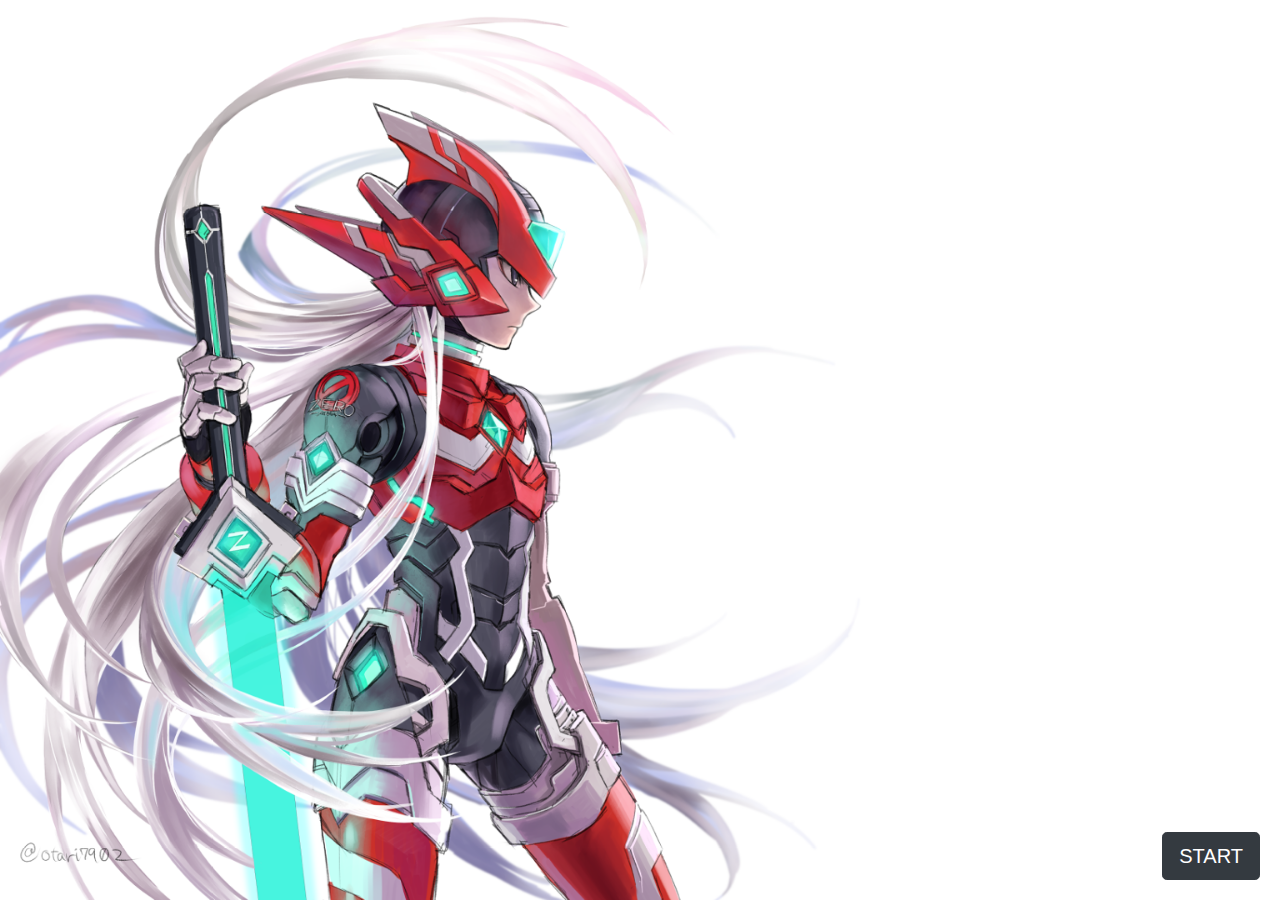
<file: index.html>
<!doctype html>
<html lang="en">
  <head>
    <!-- Required meta tags -->
    <meta charset="utf-8">
    <meta name="viewport" content="width=device-width, initial-scale=1, shrink-to-fit=no">

    <!-- Bootstrap CSS -->
    <link rel="stylesheet" href="https://stackpath.bootstrapcdn.com/bootstrap/4.3.1/css/bootstrap.min.css" integrity="sha384-ggOyR0iXCbMQv3Xipma34MD+dH/1fQ784/j6cY/iJTQUOhcWr7x9JvoRxT2MZw1T" crossorigin="anonymous">
    <link rel="stylesheet" href="style/wickedcss.min.css">
    <link rel="stylesheet" href="style/style.css" class="stylesheet">
    <!--INSERT STICKY NAV BAR-->
  </head>
  <body>
    
<!--     <div id="hero">
        <div class="hero-content">
                <h1>lIFE</h1>
        </div>
    </div> -->

    <div id="hero-carousel" class="carousel slide" data-ride="carousel">
        <!--ADD MORE PICS-->
            <div class="carousel-inner">
              <div id="hero-1" class="carousel-item active">
                
              </div>
              <div id="hero-2" class="carousel-item">
                
              </div>
              <div id="hero-3" class="carousel-item">
                
              </div>
              <div id="hero-4" class="carousel-item">
                
              </div>
              <div id="hero-5" class="carousel-item">
                  
              </div>
              <div id="hero-6" class="carousel-item">
                  
              </div>
              <div id="hero-7" class="carousel-item">
                  
              </div>
              <div id="hero-8" class="carousel-item">
                  
              </div>
              <div id="hero-9" class="carousel-item">
                  
              </div>
              <div id="hero-10" class="carousel-item">
                  
              </div>
              <div id="hero-11" class="carousel-item">
                  
                </div>
            </div>
            

            <!--MADE THIS ISH A BUTTON!-->
            <div class="hero-content pulse">
                    <a class="btn btn-dark btn-lg" href="/article.html" role="button">START</a>
            </div>
          </div>
    <!-- Optional JavaScript -->
    <!-- jQuery first, then Popper.js, then Bootstrap JS -->
    <script src="https://code.jquery.com/jquery-3.3.1.slim.min.js" integrity="sha384-q8i/X+965DzO0rT7abK41JStQIAqVgRVzpbzo5smXKp4YfRvH+8abtTE1Pi6jizo" crossorigin="anonymous"></script>
    <script src="https://cdnjs.cloudflare.com/ajax/libs/popper.js/1.14.7/umd/popper.min.js" integrity="sha384-UO2eT0CpHqdSJQ6hJty5KVphtPhzWj9WO1clHTMGa3JDZwrnQq4sF86dIHNDz0W1" crossorigin="anonymous"></script>
    <script src="https://stackpath.bootstrapcdn.com/bootstrap/4.3.1/js/bootstrap.min.js" integrity="sha384-JjSmVgyd0p3pXB1rRibZUAYoIIy6OrQ6VrjIEaFf/nJGzIxFDsf4x0xIM+B07jRM" crossorigin="anonymous"></script>
  </body>
</html>
</file>
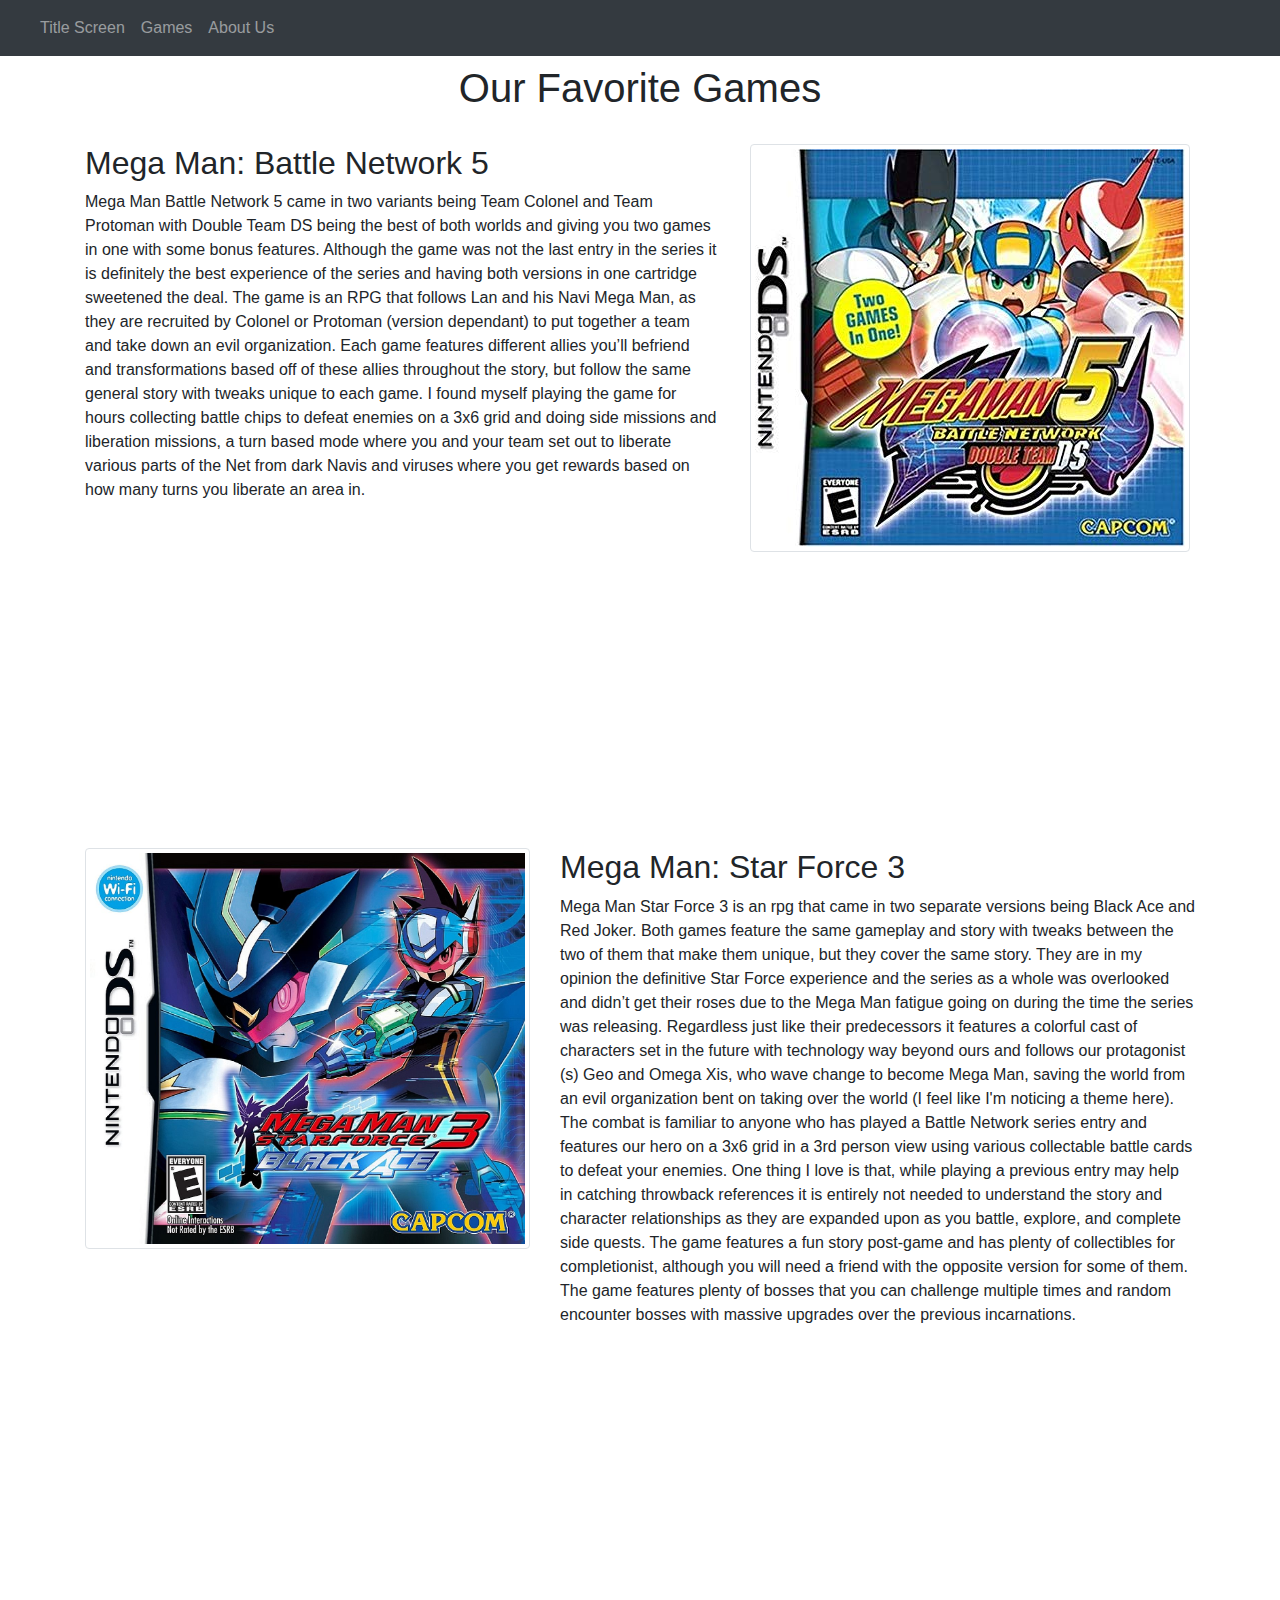
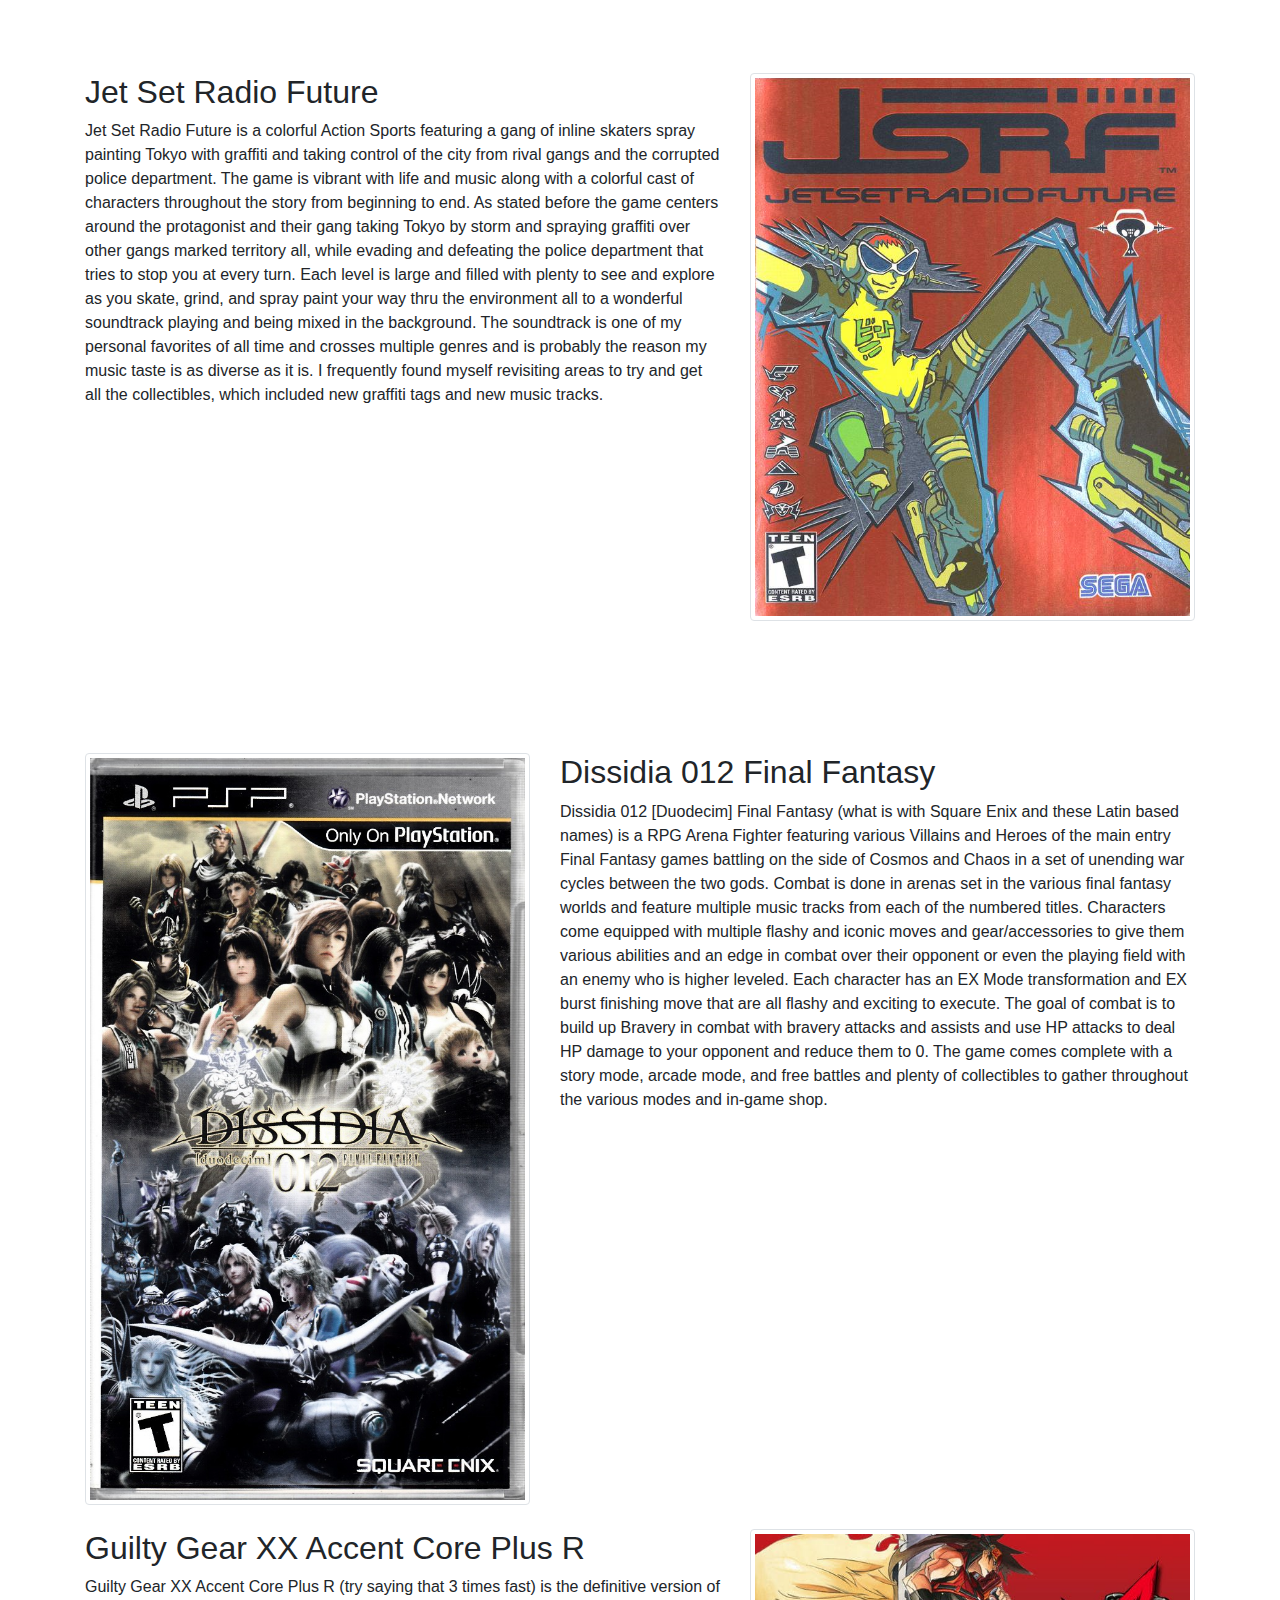
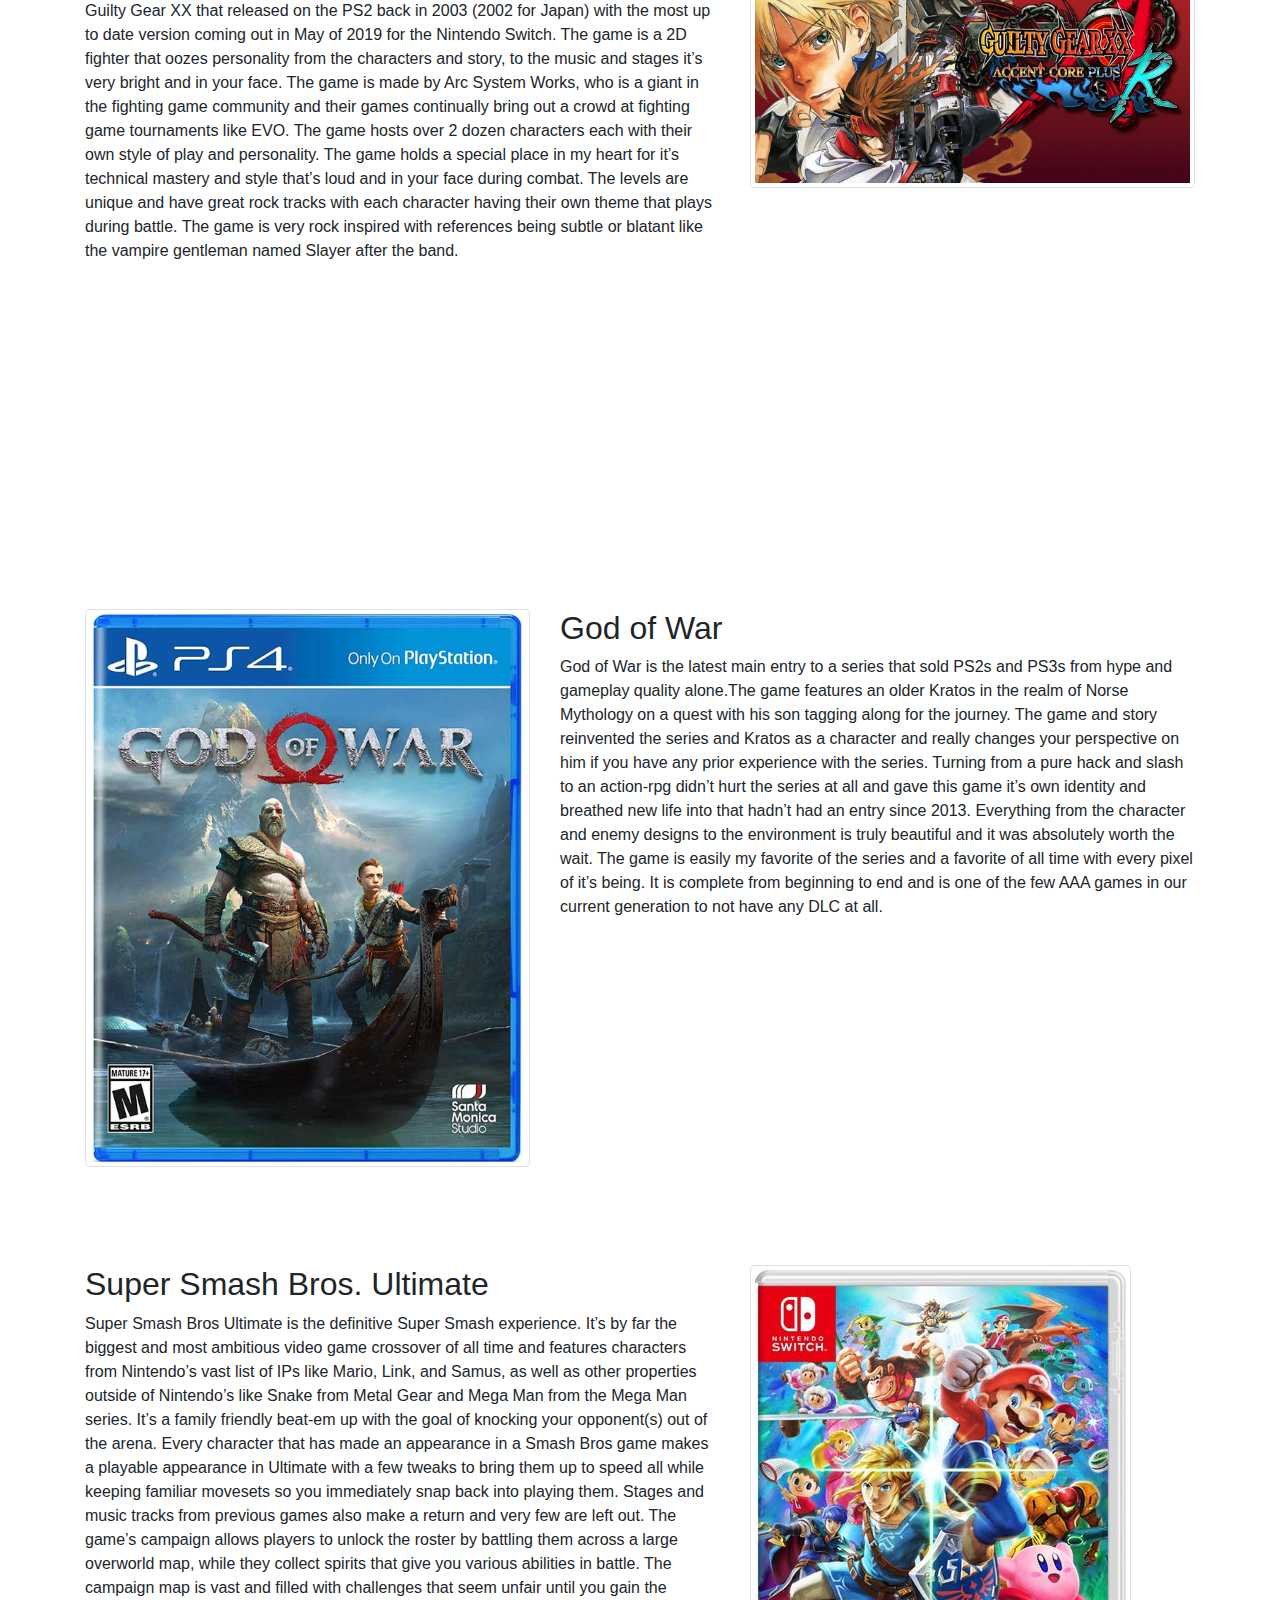
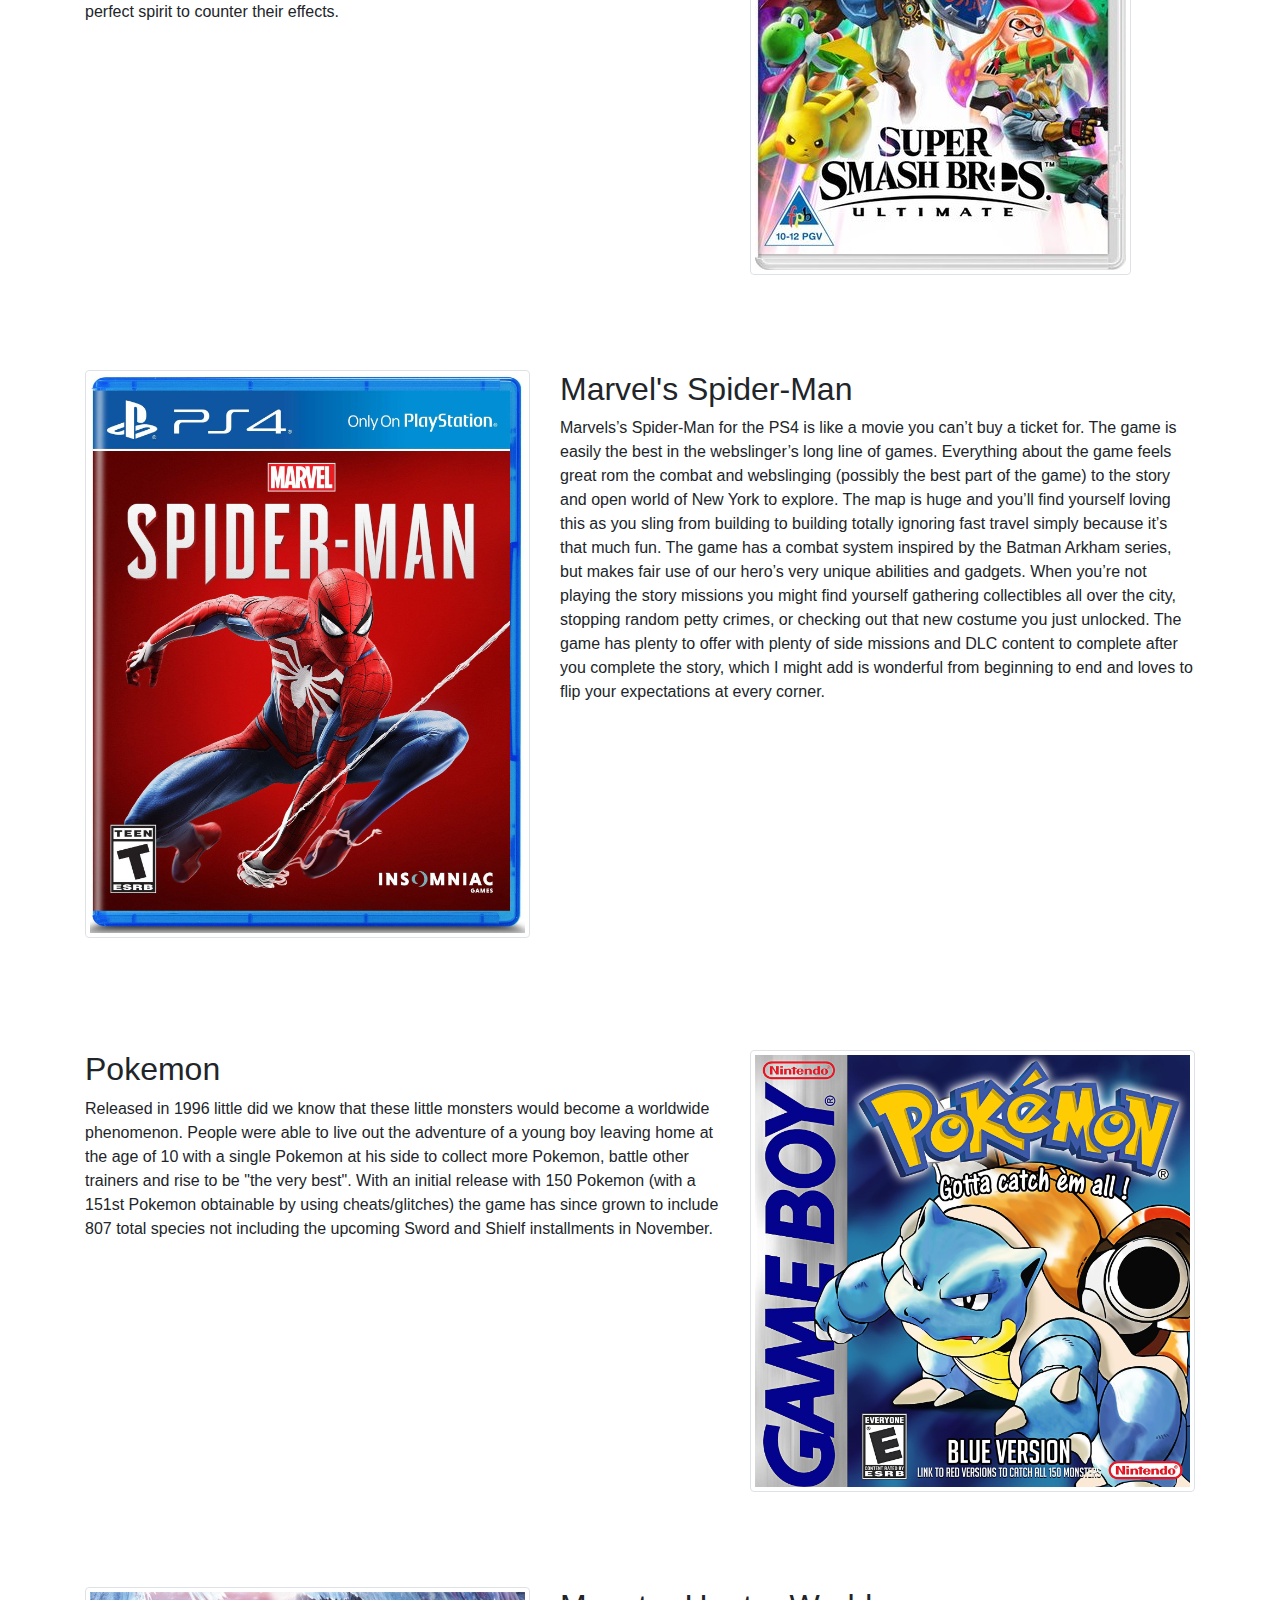
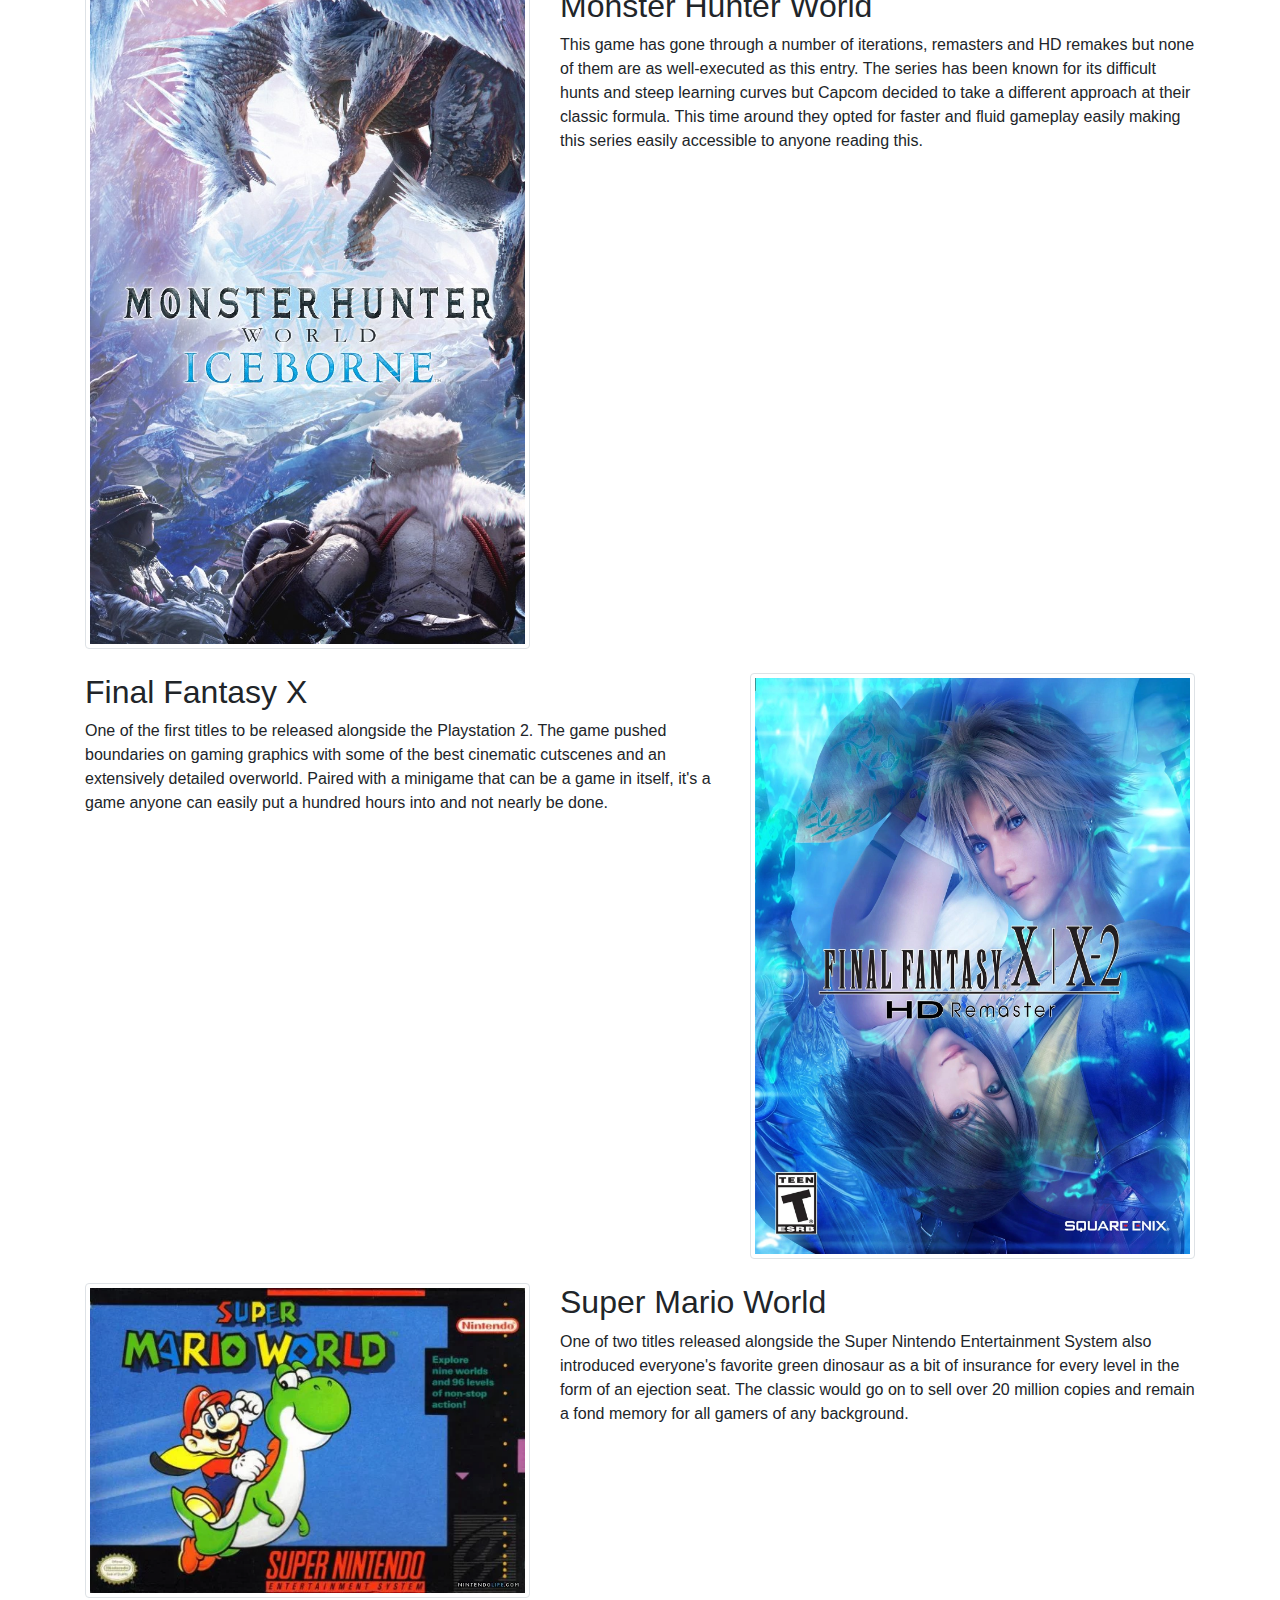
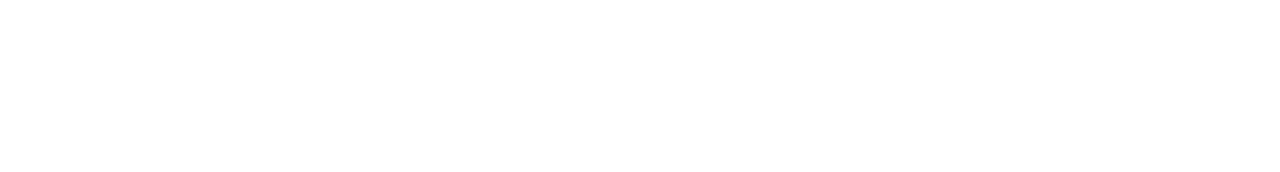
<file: article.html>
<!doctype html>
<html lang="en">
  <head>
    <!-- Required meta tags -->
    <meta charset="utf-8">
    <meta name="viewport" content="width=device-width, initial-scale=1, shrink-to-fit=no">

    <!-- Bootstrap CSS -->
    <link rel="stylesheet" href="https://stackpath.bootstrapcdn.com/bootstrap/4.3.1/css/bootstrap.min.css" integrity="sha384-ggOyR0iXCbMQv3Xipma34MD+dH/1fQ784/j6cY/iJTQUOhcWr7x9JvoRxT2MZw1T" crossorigin="anonymous">
    <link rel="stylesheet" href="style/wickedcss.min.css">
    <link rel="stylesheet" href="style/style.css" class="stylesheet">

    <nav class="navbar fixed-top navbar-expand-lg navbar-dark bg-dark">
        <a class="navbar-brand" href="#"></a>
        <button class="navbar-toggler" type="button" data-toggle="collapse" data-target="#navbarNavAltMarkup" aria-controls="navbarNavAltMarkup" aria-expanded="false" aria-label="Toggle navigation">
          <span class="navbar-toggler-icon"></span>
        </button>
        <div class="collapse navbar-collapse" id="navbarNavAltMarkup">
          <div class="navbar-nav">
            <a class="nav-item nav-link" href="/index.html">Title Screen</a>
            <a class="nav-item nav-link" href="/article.html">Games</a>
            <a class="nav-item nav-link" href="/aboutUs.html">About Us</a>
          </div>
        </div>
      </nav>
    
  </head>
  <body>
    
      <!--START WRITING ABOUT THE GAMES HERE-->
      <div class="bodyPad">
          <!--1 GAME BOX-->
          <div class="container">
              <h1>Our Favorite Games</h1>
          <br/>
          <div class="row">
              <div class="col-7">
                  <h2>Mega Man: Battle Network 5</h2>
                Mega Man Battle Network 5 came in two variants being Team Colonel and 
                Team Protoman with Double Team DS being the best of both worlds and giving you two games
                 in one with some bonus features. Although the game was not the last entry in the series 
                 it is definitely the best experience of the series and having both versions in one cartridge
                  sweetened the deal. The game is an RPG that follows Lan and his Navi Mega Man, as they are 
                  recruited by Colonel or Protoman (version dependant) to put together a team and take down 
                  an evil organization. Each game features different allies you’ll befriend and transformations
                   based off of these allies throughout the story, but follow the same general story with tweaks unique 
                   to each game. I found myself playing the game for hours collecting battle chips to defeat
                    enemies on a 3x6 grid and doing side missions and liberation missions, a turn based mode
                     where you and your team set out to liberate various parts of the Net from dark Navis and
                      viruses where you get rewards based on how many turns you liberate an area in.
                    
                      <iframe width="560" height="315" src="https://www.youtube.com/embed/2rHxLO5MXAc?start=330" frameborder="0" allow="accelerometer; autoplay; encrypted-media; gyroscope; picture-in-picture" allowfullscreen></iframe>
                    </div>
              <div class="col-5">
                <img src="/DeonMAC/DoubleTeamDS.jpg" alt="..." class="img-thumbnail img-fluid">
              </div>   
          </div>
          <br/>
          <div class="row">
              <div class="col-5"><img src="/DeonMAC/BlackAceCover.jpg" alt="" class="img-thumbnail img-fluid"></div>
              <div class="picture col-7">
                  <h2>Mega Man: Star Force 3</h2>
                Mega Man Star Force 3 is an rpg that came in two separate versions being Black 
                Ace and Red Joker. Both games feature the same gameplay and story with tweaks between the two of them that
                 make them unique, but they cover the same story. They are in my opinion the definitive Star Force 
                 experience and the series as a whole was overlooked and didn’t get their roses due to the Mega Man fatigue
                  going on during the time the series was releasing. Regardless just like their predecessors it features a 
                  colorful cast of characters set in the future with technology way beyond ours and follows our protagonist
                  (s) Geo and Omega Xis, who wave change to become Mega Man, saving the world from an evil organization 
                  bent on taking over the world (I feel like I'm noticing a theme here). The combat is familiar to anyone 
                  who has played a Battle Network series entry and features our hero on a 3x6 grid in a 3rd person view
                   using various collectable battle cards to defeat your enemies. One thing I love is that, while playing
                    a previous entry may help in catching throwback references it is entirely not needed to understand the
                     story and character relationships as they are expanded upon as you battle, explore, and complete side
                      quests. The game features a fun story post-game and has plenty of collectibles for completionist,
                       although you will need a friend with the opposite version for some of them. The game features plenty
                        of bosses that you can challenge multiple times and random encounter bosses with massive upgrades
                         over the previous incarnations.
                         <iframe width="560" height="315" src="https://www.youtube.com/embed/tkXmpk7Xp2A" frameborder="0" allow="accelerometer; autoplay; encrypted-media; gyroscope; picture-in-picture" allowfullscreen></iframe>
                        </div>
          </div>
          <br/>
          <div class="row">
              <div class="col-7">
                  <h2>Jet Set Radio Future</h2>
                Jet Set Radio Future is a colorful Action Sports featuring a gang of 
                inline skaters spray painting Tokyo with graffiti and taking control of the city from rival 
                gangs and the corrupted police department. The game is vibrant with life and music along with
                 a colorful cast of characters throughout the story from beginning to end. As stated before the
                  game centers around the protagonist and their gang taking Tokyo by storm and spraying graffiti
                   over other gangs marked territory all, while evading and defeating the police department that
                    tries to stop you at every turn. Each level is large and filled with plenty to see and explore
                     as you skate, grind, and spray paint your way thru the environment all to a wonderful soundtrack
                      playing and being mixed in the background. The soundtrack is one of my personal favorites of all
                       time and crosses multiple genres and is probably the reason my music taste is as diverse as it 
                       is. I frequently found myself revisiting areas to try and get all the collectibles, which
                        included new graffiti tags and new music tracks.

                        <iframe width="560" height="315" src="https://www.youtube.com/embed/ox9L9wzVDWk" frameborder="0" allow="accelerometer; autoplay; encrypted-media; gyroscope; picture-in-picture" allowfullscreen></iframe>
                  </div>
              <div class="picture col-5"><img src="/DeonMAC/JetSetRadioCover.png" alt="" class="img-thumbnail img-fluid"></div>
          </div>
          <br/>
          <div class="row">
            
              <div class="col-5"><img src="/DeonMAC/DissidiaCover.jpg" alt="" class="img-thumbnail img-fluid"></div>
              <div class="picture col-7">
                  <h2>Dissidia 012 Final Fantasy</h2>
                Dissidia 012 [Duodecim] Final Fantasy (what is with Square Enix and 
                these Latin based names) is a RPG Arena Fighter featuring various Villains and Heroes of the main
                 entry Final Fantasy games battling on the side of Cosmos and Chaos in a set of unending war cycles
                  between the two gods. Combat is done in arenas set in the various final fantasy worlds and feature
                   multiple music tracks from each of the numbered titles. Characters come equipped with multiple flashy
                    and iconic moves and gear/accessories to give them various abilities and an edge in combat over their
                     opponent or even the playing field with an enemy who is higher leveled. Each character has an EX Mode
                     transformation and EX burst finishing move that are all flashy and exciting to execute. The goal
                      of combat is to build up Bravery in combat with bravery attacks and assists and use HP attacks to
                       deal HP damage to your opponent and reduce them to 0. The game comes complete with a story mode,
                        arcade mode, and free battles and plenty of collectibles to gather throughout the various modes 
                        and in-game shop.
                      
                        <iframe width="560" height="315" src="https://www.youtube.com/embed/pXZaieNiE-8" frameborder="0" allow="accelerometer; autoplay; encrypted-media; gyroscope; picture-in-picture" allowfullscreen></iframe></div>
          </div>
          <br/>
          <div class="row">
              <div class="col-7">
                  <h2>Guilty Gear XX Accent Core Plus R</h2>
                Guilty Gear XX Accent Core Plus R (try saying that 3 times fast) is the definitive
                 version of Guilty Gear XX that released on the PS2 back in 2003 (2002 for Japan) with the most up 
                 to date version coming out in May of 2019 for the Nintendo Switch. The game is a 2D fighter that 
                 oozes personality from the characters and story, to the music and stages it’s very bright and in your
                  face. The game is made by Arc System Works, who is a giant in the fighting game community and their 
                  games continually bring out a crowd at fighting game tournaments like EVO. The game hosts over 2
                   dozen characters each with their own style of play and personality. The game holds a special place
                    in my heart for it’s technical mastery and style that’s loud and in your face during combat. The
                     levels are unique and have great rock tracks with each character having their own theme that plays
                      during battle. The game is very rock inspired with references being subtle or blatant like the
                       vampire gentleman named Slayer after the band.
                       <iframe width="560" height="315" src="https://www.youtube.com/embed/p3M-jVbJqZ4" frameborder="0" allow="accelerometer; autoplay; encrypted-media; gyroscope; picture-in-picture" allowfullscreen></iframe>
                      </div>
              <div class="picture col-5"><img src="/DeonMAC/GuiltyGear Banner.jpg" alt="" class="img-thumbnail img-fluid"></div>
          </div>
          <br/>
          <div class="row">
              <div class="col-5"><img src="/DeonMAC/GOWCover.jpg" alt="" class="img-thumbnail img-fluid"></div>
              <div class="picture col-7">
                <h2>God of War</h2>
                God of War is the latest main entry to a series that sold PS2s and PS3s from hype and gameplay quality alone.The game 
                features an older Kratos in the realm of Norse Mythology on a quest with his son tagging along for the journey. The game and story reinvented the 
                series and Kratos as a character and really changes your perspective on him if you have any prior experience with the series. Turning from a pure 
                hack and slash to an action-rpg didn’t hurt the series at all and gave this game it’s own identity and breathed new life into that hadn’t had an entry 
                since 2013. Everything from the character and enemy designs to the environment is truly beautiful and it was absolutely worth the wait. The game is 
                easily my favorite of the series and a favorite of all time with every pixel of it’s being. It is complete from beginning to end and is one of the few 
                AAA games in our current generation to not have any DLC at all.
                <iframe width="560" height="315" src="https://www.youtube.com/embed/VE1BfkKSsbI" frameborder="0" allow="accelerometer; autoplay; encrypted-media; gyroscope; picture-in-picture" allowfullscreen></iframe>
              </div>
          </div>
          <br/>
          <div class="row">
              <div class="col-7">
                <h2>Super Smash Bros. Ultimate</h2>
                Super Smash Bros Ultimate is the definitive Super Smash experience. It’s by far the biggest and most ambitious video 
                game crossover of all time and features characters from Nintendo’s vast list of IPs like Mario, Link, and Samus, as well as other 
                properties outside of Nintendo’s like Snake from Metal Gear and Mega Man from the Mega Man series. It’s a family friendly beat-em up with 
                the goal of knocking your opponent(s) out of the arena. Every character that has made an appearance in a Smash Bros game makes a playable 
                appearance in Ultimate with a few tweaks to bring them up to speed all while keeping familiar movesets so you immediately snap back into playing 
                them. Stages and music tracks from previous games also make a return and very few are left out. The game’s campaign allows players to unlock the 
                roster by battling them across a large overworld map, while they collect spirits that give you various abilities in battle. The campaign map is 
                vast and filled with challenges that seem unfair until you gain the perfect spirit to counter their effects.
              
                <iframe width="560" height="315" src="https://www.youtube.com/embed/d-pfpcluA1c" frameborder="0" allow="accelerometer; autoplay; encrypted-media; gyroscope; picture-in-picture" allowfullscreen></iframe></div>
              <div class="picture col-5"><img src="/DeonMAC/SmashUltimateCover.jpg" alt="" class="img-thumbnail img-fluid"></div>
          </div>
          <br/>
          <div class="row">
              <div class="col-5"><img src="/DeonMAC/Spiderman Cover.jpeg" alt="" class="img-thumbnail img-fluid"></div>
              <div class="picture col-7">
                <h2>Marvel's Spider-Man</h2>
                Marvels’s Spider-Man for the PS4 is like a movie you can’t buy a ticket for. The game is easily 
                the best in the webslinger’s long line of games. Everything about the game feels great rom the combat and webslinging (possibly the 
                best part of the game) to the story and open world of New York to explore. The map is huge and you’ll find yourself loving this as you 
                sling from building to building totally ignoring fast travel simply because it’s that much fun. The game has a combat system inspired by 
                the Batman Arkham series, but makes fair use of our hero’s very unique abilities and gadgets. When you’re not playing the story missions 
                you might find yourself gathering collectibles all over the city, stopping random petty crimes, or checking out that new costume you just unlocked. 
                The game has plenty to offer with plenty of side missions and DLC content to complete after you complete the story, which I might add is wonderful 
                from beginning to end and loves to flip your expectations at every corner.
              
                <iframe width="560" height="315" src="https://www.youtube.com/embed/gEKHvsG_7no" frameborder="0" allow="accelerometer; autoplay; encrypted-media; gyroscope; picture-in-picture" allowfullscreen></iframe></div>
          </div>
          <br/>
          <div class="row">
              <div class="col-7">
                <h2>Pokemon</h2>
                Released in 1996 little did we know that these little monsters would become a worldwide phenomenon. People were able to live out the adventure
                of a young boy leaving home at the age of 10 with a single Pokemon at his side to collect more Pokemon, battle other trainers and rise to be "the very best".
                With an initial release with 150 Pokemon (with a 151st Pokemon obtainable by using cheats/glitches) the game has since grown to include 807 total species
                not including the upcoming Sword and Shielf installments in November.
                <iframe width="560" height="315" src="https://www.youtube.com/embed/LjXlWaiLsHQ" frameborder="0" allow="accelerometer; autoplay; encrypted-media; gyroscope; picture-in-picture" allowfullscreen></iframe></div>
              <div class="picture col-5"><img src="/assets/pokemon_blue.png" alt="" class="img-thumbnail img-fluid"></div>
          </div>
          <br/>
          <div class="row">
              <div class="col-5"><img src="/assets/mhworldiceborne.png" alt="" class="img-thumbnail img-fluid"></div>
              <div class="picture col-7">
                <h2>Monster Hunter World</h2>
                This game has gone through a number of iterations, remasters and HD remakes but none of them are as well-executed as this entry. The series has been known 
                for its difficult hunts and steep learning curves but Capcom decided to take a different approach at their classic formula. This time around they opted for faster and fluid gameplay
                easily making this series easily accessible to anyone reading this.
                <iframe width="560" height="315" src="https://www.youtube.com/embed/4lHRoCmOU24" frameborder="0" allow="accelerometer; autoplay; encrypted-media; gyroscope; picture-in-picture" allowfullscreen></iframe></div>
          </div>
          <br/>
          <div class="row">
              <div class="col-7">
                <h2>Final Fantasy X</h2>
                One of the first titles to be released alongside the Playstation 2. The game pushed boundaries on gaming graphics with some of the best cinematic cutscenes and an extensively detailed overworld. Paired with a minigame that can be a game in itself, it's a game anyone can easily put a hundred hours into and not nearly be done.
                <iframe width="560" height="315" src="https://www.youtube.com/embed/oh3h_jlbV7c" frameborder="0" allow="accelerometer; autoplay; encrypted-media; gyroscope; picture-in-picture" allowfullscreen></iframe></div>
              <div class="picture col-5"><img src="/assets/final-fantasy-x-x2-hd-remastered-cover (1).png" alt="" class="img-thumbnail img-fluid"></div>
          </div>
          <br/>
          <div class="row">
              <div class="col-5"><img src="/assets/supermarioworldcover.png" alt="" class="img-thumbnail img-fluid"></div>
              <div class="picture col-7">
                <h2>Super Mario World</h2>
                One of two titles released alongside the Super Nintendo Entertainment System also introduced everyone's favorite green dinosaur as a bit of insurance for every level in the form of an ejection seat. The classic would go on to sell over 20 million copies and remain a fond memory for all gamers of any background.
                <iframe width="560" height="315" src="https://www.youtube.com/embed/xrnpAcxtrrE" frameborder="0" allow="accelerometer; autoplay; encrypted-media; gyroscope; picture-in-picture" allowfullscreen></iframe></div>
              </div>
          <br/>

          <!--END ARTICLE HERE-->
          </div><!--CONTAINER-->
      </div><!--PADDING CLASS-->
        
            <!--REPEAT THIS PROCESS 14 MORE TIMES-->
    <!-- Optional JavaScript -->
    <!-- jQuery first, then Popper.js, then Bootstrap JS -->
    <script src="https://code.jquery.com/jquery-3.3.1.slim.min.js" integrity="sha384-q8i/X+965DzO0rT7abK41JStQIAqVgRVzpbzo5smXKp4YfRvH+8abtTE1Pi6jizo" crossorigin="anonymous"></script>
    <script src="https://cdnjs.cloudflare.com/ajax/libs/popper.js/1.14.7/umd/popper.min.js" integrity="sha384-UO2eT0CpHqdSJQ6hJty5KVphtPhzWj9WO1clHTMGa3JDZwrnQq4sF86dIHNDz0W1" crossorigin="anonymous"></script>
    <script src="https://stackpath.bootstrapcdn.com/bootstrap/4.3.1/js/bootstrap.min.js" integrity="sha384-JjSmVgyd0p3pXB1rRibZUAYoIIy6OrQ6VrjIEaFf/nJGzIxFDsf4x0xIM+B07jRM" crossorigin="anonymous"></script>
  </body>
</html>

<footer>
    <!--INSERT A STICKY NAV BAR ALWAYS BOTTOM HERE/Carousel with pictures?!-->
</footer>
</file>
<file: style/style.css>
#hero-1{
    background-image: url('../assets/555496.png');
    background-size: cover;
    height: 100vh;
}

#hero-2{
    background-image: url('../assets/858608.jpg');
    background-size: cover;
    height: 100vh;
}

#hero-3{
    background-image: url('../assets/860206.jpg');
    background-size: cover;
    height: 100vh;
}

#hero-4{
    background-image: url('../assets/941221.jpg');
    background-size: cover;
    height: 100vh;
}

#hero-5{
    background-image: url('../assets/769896.png');
    background-size: cover;
    height: 100vh;
}

#hero-6{
    background-image: url('../assets/900718.jpg');
    background-size: cover;
    height: 100vh;
}

#hero-7{
    background-image: url('/DeonMAC/BattleNetworkBanner.jpg');
    background-size: cover;
    height: 100vh;
}

#hero-8{
    background-image: url('/DeonMAC/dissidiabanner2.jpg');
    background-size: cover;
    height: 100vh;
}

#hero-9{
    background-image: url('/DeonMAC/GuiltyBanner1.jpeg');
    background-size: cover;
    height: 100vh;
}
#hero-10{
    background-image: url('/DeonMAC/StarForce3Banner.jpg');
    background-size: cover;
    height: 100vh;
}

#hero-11{
    background-image: url('/assets/843016.jpg');
    background-size: cover;
    height: 100vh;
}
.hero-content{
    position: absolute;
    color: whitesmoke;
    bottom: 20px;
    right: 20px;
}

h1{text-align: center;}

.carousel{
    justify-content: baseline;
}

.article{
    background: #FFFFFF /*0% 0% no-repeat padding-box*/;
    color: #707070;
    font-family: helvetica;
   border: 1px solid #868181;
   opacity: 1;
   width: 75%;
   height: 75%;
   overflow: auto;
   margin: auto;
   position: absolute;
   top: 0; left: 0; bottom: 0; right: 0;
   padding-top: 50px;
   padding-bottom: 50px;
}

.bodyPad{
    padding-top: 4rem;
}
</file>
<file: style/wickedcss.min.css>
/*!
 * WickedCSS v1.0 (https://github.com/kristofferandreasen/wickedCSS)
 * Copyright 2015 Kristoffer Andreasen
 * MIT License
 */.barrelRoll,.fadeIn,.floater,.heartbeat,.pulse,.rollerLeft,.rollerRight,.rotateIn,.rotateInLeft,.rotateInRight,.rotation,.shake,.sideToSide,.slideDown,.slideLeft,.slideRight,.slideUp,.spinner,.wiggle,.zoomer,.zoomerOut{visibility:visible!important}.rotation{animation-name:rotation;-webkit-animation-name:rotation;animation-duration:4s;-webkit-animation-duration:4s;animation-timing-function:linear;-webkit-animation-timing-function:linear;animation-iteration-count:infinite}.rotation,.sideToSide{-webkit-animation-iteration-count:infinite}@-webkit-keyframes rotation{from{-webkit-transform:rotate(0) translateX(50%) rotate(0)}to{-webkit-transform:rotate(360deg) translateX(50%) rotate(-360deg)}}@keyframes rotation{from{transform:rotate(0) translateX(50%) rotate(0)}to{transform:rotate(360deg) translateX(50%) rotate(-360deg)}}.sideToSide{animation-name:sideToSide;-webkit-animation-name:sideToSide;animation-duration:3s;-webkit-animation-duration:3s;animation-timing-function:ease;-webkit-animation-timing-function:ease;animation-iteration-count:infinite}@-webkit-keyframes sideToSide{0%,100%{-webkit-transform:translate(100%,0)}50%{-webkit-transform:translate(-100%,0)}}@keyframes sideToSide{0%,100%{transform:translate(100%,0)}50%{transform:translate(-100%,0)}}.zoomer{animation-name:zoomer;-webkit-animation-name:zoomer;-webkit-animation-duration:1s;-webkit-animation-timing-function:cubic-bezier(.5,.2,.3,1);animation-iteration-count:1}.zoomer,.zoomerOut{-webkit-animation-iteration-count:1;animation-timing-function:cubic-bezier(.5,.2,.3,1);animation-duration:1s}@-webkit-keyframes zoomer{0%{-webkit-transform:scale(.3)}100%{-webkit-transform:scale(1)}}@keyframes zoomer{0%{transform:scale(.3)}100%{transform:scale(1)}}.zoomerOut{animation-name:zoomerOut;-webkit-animation-name:zoomerOut;-webkit-animation-duration:1s;-webkit-animation-timing-function:cubic-bezier(.5,.2,.3,1);animation-iteration-count:1;animation-fill-mode:forwards}.rollerRight,.zoomerOut{-webkit-animation-fill-mode:forwards}@-webkit-keyframes zoomerOut{0%{-webkit-transform:scale(1)}100%{-webkit-transform:scale(0)}}@keyframes zoomerOut{0%{transform:scale(1)}100%{transform:scale(0)}}.spinner{animation-name:spinner;-webkit-animation-name:spinner;-webkit-animation-duration:2s;-webkit-animation-timing-function:linear;-webkit-animation-iteration-count:infinite;animation-iteration-count:infinite}.pulse,.spinner{animation-timing-function:linear;animation-duration:2s}@-webkit-keyframes spinner{from{-webkit-transform:rotate(0)}to{-webkit-transform:rotate(360deg)}}@keyframes spinner{from{transform:rotate(0)}to{transform:rotate(360deg)}}.pulse{animation-name:pulse;-webkit-animation-name:pulse;-webkit-animation-duration:2s;-webkit-animation-timing-function:linear;animation-iteration-count:infinite;-webkit-animation-iteration-count:infinite}@keyframes pulse{0%,100%{transform:scale(.9);opacity:.9}50%{transform:scale(1);opacity:1}}@-webkit-keyframes pulse{0%,100%{-webkit-transform:scale(.95);opacity:.9}50%{-webkit-transform:scale(1);opacity:1}}.shake{animation-name:shake;-webkit-animation-name:shake;-webkit-animation-duration:.4s;-webkit-animation-timing-function:ease;-webkit-animation-iteration-count:1}.barrelRoll,.shake{animation-iteration-count:1;animation-timing-function:ease;animation-duration:.4s}@keyframes shake{0%,100%{transform:translateX(0)}16%,50%,83%{transform:translateX(-10px)}33%,66%{transform:translateX(10px)}}@-webkit-keyframes shake{0%,100%{-webkit-transform:translateX(0)}16%,50%,83%{-webkit-transform:translateX(-10px)}33%,66%{-webkit-transform:translateX(10px)}}.barrelRoll{animation-name:barrelRoll;-webkit-animation-name:barrelRoll;-webkit-animation-duration:.4s;-webkit-animation-timing-function:ease;-webkit-animation-iteration-count:1}@keyframes barrelRoll{from{transform:rotate(0)}to{transform:rotate(360deg)}}@-webkit-keyframes barrelRoll{from{-webkit-transform:rotate(0)}to{-webkit-transform:rotate(360deg)}}.floater{animation-name:floater;-webkit-animation-name:floater;animation-duration:1.5s;-webkit-animation-duration:1.5s;-webkit-animation-iteration-count:infinite}.floater,.wiggle{animation-iteration-count:infinite}@keyframes floater{0%,100%{transform:translateY(0)}50%{transform:translateY(8%)}}@-webkit-keyframes floater{0%,100%{-webkit-transform:translateY(0)}50%{-webkit-transform:translateY(8%)}}.wiggle{animation-name:wiggle;-webkit-animation-name:wiggle;animation-duration:2.5s;-webkit-animation-duration:2.5s;-webkit-animation-iteration-count:infinite}@keyframes wiggle{0%,100%{transform:rotate(-4deg)}50%{transform:rotate(4deg)}}@-webkit-keyframes wiggle{0%,100%{-webkit-transform:rotate(-4deg)}50%{-webkit-transform:rotate(4deg)}}.pound{animation-name:pound;-webkit-animation-name:pound;animation-duration:.5s;-webkit-animation-duration:.5s;-webkit-animation-timing-function:ease;-webkit-animation-iteration-count:infinite;visibility:visible!important}.heartbeat,.pound{animation-iteration-count:infinite;animation-timing-function:ease}@keyframes pound{to{transform:scale(1.2)}}@-webkit-keyframes pound{to{transform:scale(1.2)}}.heartbeat{animation-name:heartbeat;-webkit-animation-name:heartbeat;animation-duration:3s;-webkit-animation-duration:3s;-webkit-animation-timing-function:ease;-webkit-animation-iteration-count:infinite}@keyframes heartbeat{0%,100%{transform:scale(1)}10%{transform:scale(1.2)}20%{transform:scale(1.4)}}@-webkit-keyframes heartbeat{0%,100%{-webkit-transform:scale(1)}10%{-webkit-transform:scale(1.2)}20%{-webkit-transform:scale(1.4)}}.rollerRight{animation-name:rollerRight;-webkit-animation-name:rollerRight;animation-duration:2s;-webkit-animation-duration:2s;-webkit-animation-timing-function:ease;-webkit-animation-iteration-count:1;animation-fill-mode:forwards}.rollerLeft,.rollerRight{animation-iteration-count:1;animation-timing-function:ease}@keyframes rollerRight{0%{transform:translateX(-200px) rotate(0);opacity:0}100%{transform:translateX(0) rotate(2turn);opacity:1}}@-webkit-keyframes rollerRight{0%{-webkit-transform:translateX(-200px) rotate(0);opacity:0}100%{-webkit-transform:translateX(0) rotate(2turn);opacity:1}}.rollerLeft{animation-name:rollerLeft;-webkit-animation-name:rollerLeft;animation-duration:2s;-webkit-animation-duration:2s;-webkit-animation-timing-function:ease;-webkit-animation-iteration-count:1;animation-fill-mode:forwards}.fadeOut,.rollerLeft{-webkit-animation-fill-mode:forwards}@keyframes rollerLeft{0%{transform:translateX(200px) rotate(0);opacity:0}100%{transform:translateX(0) rotate(-2turn);opacity:1}}@-webkit-keyframes rollerLeft{0%{-webkit-transform:translateX(200px) rotate(0);opacity:0}100%{-webkit-transform:translateX(0) rotate(-2turn);opacity:1}}.slideDown{animation-name:slideDown;-webkit-animation-name:slideDown;-webkit-animation-duration:1s;-webkit-animation-timing-function:ease}.slideDown,.slideUp{animation-timing-function:ease;animation-duration:1s}@keyframes slideDown{0%{transform:translateY(-100%);opacity:0}100%{transform:translateY(0);opacity:1}}@-webkit-keyframes slideDown{0%{-webkit-transform:translateY(-100%);opacity:0}100%{-webkit-transform:translateY(0);opacity:1}}.slideUp{animation-name:slideUp;-webkit-animation-name:slideUp;-webkit-animation-duration:1s;-webkit-animation-timing-function:ease}@keyframes slideUp{0%{transform:translateY(100%);opacity:0}100%{transform:translateY(0);opacity:1}}@-webkit-keyframes slideUp{0%{-webkit-transform:translateY(100%);opacity:0}100%{-webkit-transform:translateY(0);opacity:1}}.slideLeft{animation-name:slideLeft;-webkit-animation-name:slideLeft;animation-duration:1s;-webkit-animation-duration:1s;-webkit-animation-timing-function:ease}.slideLeft,.slideRight{animation-timing-function:ease}@keyframes slideLeft{0%{transform:translateX(150%);opacity:0}100%{transform:translateX(0);opacity:1}}@-webkit-keyframes slideLeft{0%{-webkit-transform:translateX(150%);opacity:0}100%{-webkit-transform:translateX(0);opacity:1}}.slideRight{animation-name:slideRight;-webkit-animation-name:slideRight;animation-duration:1s;-webkit-animation-duration:1s;-webkit-animation-timing-function:ease}@keyframes slideRight{0%{transform:translateX(-150%);opacity:0}100%{transform:translateX(0);opacity:1}}@-webkit-keyframes slideRight{0%{-webkit-transform:translateX(-150%);opacity:0}100%{-webkit-transform:translateX(0);opacity:1}}.fadeIn{animation-name:fadeIn;-webkit-animation-name:fadeIn;-webkit-animation-duration:2s;-webkit-animation-timing-function:ease}.fadeIn,.fadeOut{animation-timing-function:ease;animation-duration:2s}@keyframes fadeIn{0%{opacity:0}100%{opacity:1}}@-webkit-keyframes fadeIn{0%{opacity:0}100%{opacity:1}}.fadeOut{animation-name:fadeOut;-webkit-animation-name:fadeOut;-webkit-animation-duration:2s;-webkit-animation-timing-function:ease;animation-fill-mode:forwards}@keyframes fadeOut{0%{opacity:1}100%{opacity:0}}@-webkit-keyframes fadeOut{0%{opacity:1}100%{opacity:0}}.rotateInRight{animation-name:rotateInRight;-webkit-animation-name:rotateInRight;animation-duration:3s;-webkit-animation-duration:3s;-webkit-animation-timing-function:ease-in-out;-webkit-animation-iteration-count:1;animation-iteration-count:1}.rotateInLeft,.rotateInRight{animation-timing-function:ease-in-out}@-webkit-keyframes rotateInRight{from{-webkit-transform:rotate(0) translateX(100%) rotate(0)}to{-webkit-transform:rotate(360deg) translateX(0) rotate(-360deg)}}@keyframes rotateInRight{from{transform:rotate(0) translateX(100%) rotate(0)}to{transform:rotate(360deg) translateX(0) rotate(-360deg)}}.rotateInLeft{animation-name:rotateInLeft;-webkit-animation-name:rotateInLeft;animation-duration:3s;-webkit-animation-duration:3s;-webkit-animation-timing-function:ease-in-out;animation-iteration-count:1}.rotateIn,.rotateInLeft{-webkit-animation-iteration-count:1}@-webkit-keyframes rotateInLeft{from{-webkit-transform:rotate(0) translateX(-100%) rotate(0)}to{-webkit-transform:rotate(360deg) translateX(0) rotate(-360deg)}}@keyframes rotateInLeft{from{transform:rotate(0) translateX(-100%) rotate(0)}to{transform:rotate(360deg) translateX(0) rotate(-360deg)}}.rotateIn{animation-name:rotateIn;-webkit-animation-name:rotateIn;animation-duration:3s;-webkit-animation-duration:3s;animation-timing-function:ease;-webkit-animation-timing-function:ease;animation-iteration-count:1;-webkit-transform-origin:center;transform-origin:center}@-webkit-keyframes rotateIn{0%{-webkit-transform:rotate3d(0,0,1,-720deg);transform:rotate3d(0,0,1,-720deg);opacity:0}100%{-webkit-transform-origin:center;transform-origin:center;-webkit-transform:none;transform:none;opacity:1}}@keyframes rotateIn{0%{-webkit-transform:rotate3d(0,0,1,-720deg);transform:rotate3d(0,0,1,-720deg);opacity:0}100%{-webkit-transform:none;transform:none;opacity:1}}.bounceIn{-webkit-animation-name:bounceIn;animation-name:bounceIn;-webkit-animation-duration:.8s;animation-duration:.8s;-webkit-animation-timing-function:cubic-bezier(.215,.61,.355,1);animation-timing-function:cubic-bezier(.215,.61,.355,1)}@-webkit-keyframes bounceIn{0%{opacity:0;-webkit-transform:scale3d(.3,.3,.3);transform:scale3d(.3,.3,.3)}20%{-webkit-transform:scale3d(1.1,1.1,1.1);transform:scale3d(1.1,1.1,1.1)}40%{-webkit-transform:scale3d(.9,.9,.9);transform:scale3d(.9,.9,.9)}60%{opacity:1;-webkit-transform:scale3d(1.03,1.03,1.03);transform:scale3d(1.03,1.03,1.03)}80%{-webkit-transform:scale3d(.97,.97,.97);transform:scale3d(.97,.97,.97)}100%{opacity:1;-webkit-transform:scale3d(1,1,1);transform:scale3d(1,1,1)}}@keyframes bounceIn{0%{opacity:0;-webkit-transform:scale3d(.3,.3,.3);transform:scale3d(.3,.3,.3)}20%{-webkit-transform:scale3d(1.1,1.1,1.1);transform:scale3d(1.1,1.1,1.1)}40%{-webkit-transform:scale3d(.9,.9,.9);transform:scale3d(.9,.9,.9)}60%{opacity:1;-webkit-transform:scale3d(1.03,1.03,1.03);transform:scale3d(1.03,1.03,1.03)}80%{-webkit-transform:scale3d(.97,.97,.97);transform:scale3d(.97,.97,.97)}100%{opacity:1;-webkit-transform:scale3d(1,1,1);transform:scale3d(1,1,1)}}
</file>
